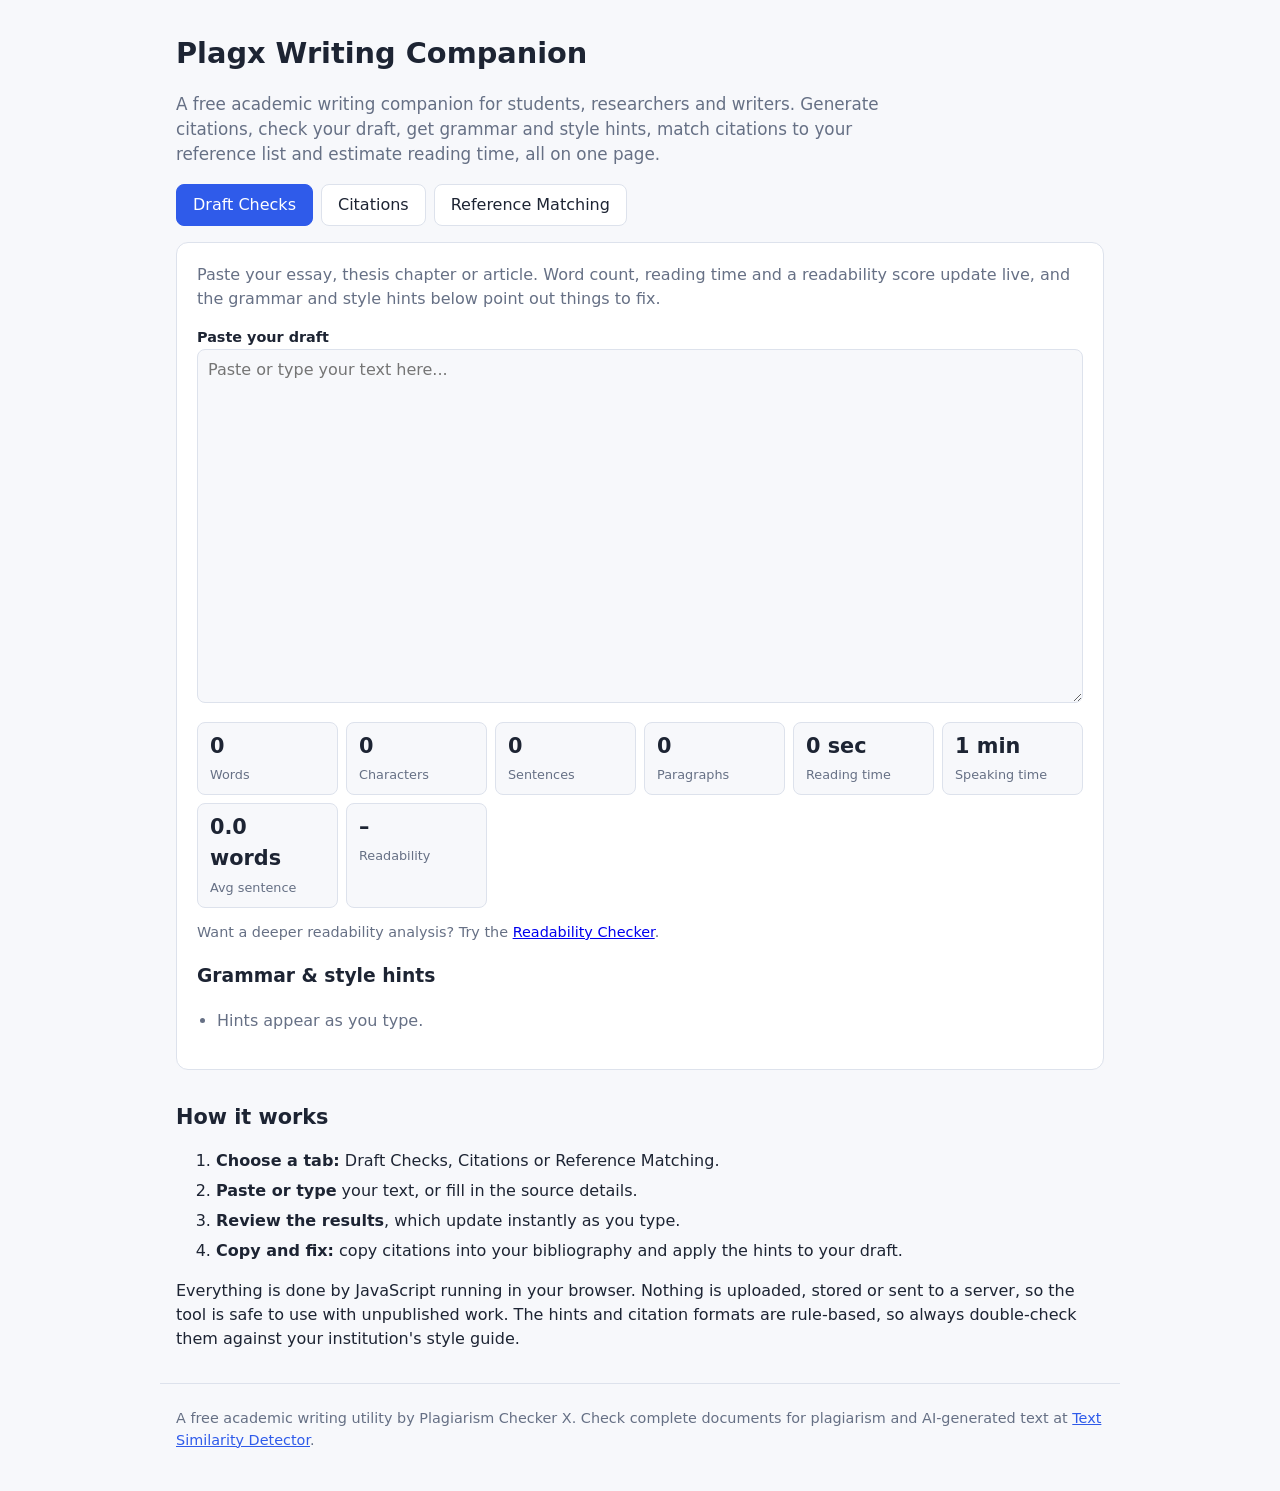
<file: index.html>
<!doctype html>
<html lang="en">
<head>
<meta charset="utf-8">
<meta name="viewport" content="width=device-width, initial-scale=1">
<title>Plagx Writing Companion – Free Citation & Draft Checker</title>
<meta name="description" content="Free browser-based academic writing companion: citation generator (APA, MLA, Chicago, Harvard), draft checks, grammar hints, reference matching and reading time. Runs entirely in your browser.">
<link rel="canonical" href="https://plagiarismcheckerx.github.io/plagx-writing-companion/">
<link rel="stylesheet" href="style.css">
</head>
<body>
<header>
  <h1>Plagx Writing Companion</h1>
  <p class="lead">A free academic writing companion for students, researchers and writers. Generate citations, check your draft, get grammar and style hints, match citations to your reference list and estimate reading time, all on one page.</p>
</header>

<nav class="tabs" role="tablist">
  <button class="tab active" data-tab="draft">Draft Checks</button>
  <button class="tab" data-tab="cite">Citations</button>
  <button class="tab" data-tab="refs">Reference Matching</button>
</nav>

<main>
  <section id="draft" class="panel active">
    <p class="intro">Paste your essay, thesis chapter or article. Word count, reading time and a readability score update live, and the grammar and style hints below point out things to fix.</p>
    <label for="draftText">Paste your draft</label>
    <textarea id="draftText" rows="14" placeholder="Paste or type your text here..."></textarea>
    <div class="stats" id="stats"></div>
    <p class="muted small">Want a deeper readability analysis? Try the <a href="https://plagiarismcheckerx.com/readability-checker?utm_source=github_pages">Readability Checker</a>.</p>
    <h3>Grammar &amp; style hints</h3>
    <ul id="hints" class="hints"><li class="muted">Hints appear as you type.</li></ul>
  </section>

  <section id="cite" class="panel">
    <p class="intro">Pick a source type and a citation style, then fill in the details. Your formatted reference appears instantly and is ready to copy into your bibliography.</p>
    <div class="grid">
      <label>Source type
        <select id="cType"><option value="book">Book</option><option value="journal">Journal article</option><option value="web">Website</option></select>
      </label>
      <label>Style
        <select id="cStyle"><option>APA</option><option>MLA</option><option>Chicago</option><option>Harvard</option></select>
      </label>
      <label>Authors (Last, First; Last, First)<input id="cAuthors" placeholder="Smith, John; Doe, Jane"></label>
      <label>Title<input id="cTitle"></label>
      <label>Year<input id="cYear" inputmode="numeric"></label>
      <label class="j b">Publisher<input id="cPublisher"></label>
      <label class="j">Journal<input id="cJournal"></label>
      <label class="j">Volume(Issue)<input id="cVolume" placeholder="12(3)"></label>
      <label class="j">Pages<input id="cPages" placeholder="45-67"></label>
      <label class="w">Website name<input id="cSite"></label>
      <label class="w j">URL / DOI<input id="cUrl"></label>
      <label class="w">Accessed date<input id="cAccessed" type="date"></label>
    </div>
    <div class="output"><p id="cOut" class="muted">Fill in the fields to generate a citation.</p>
      <button id="cCopy" type="button">Copy</button></div>
  </section>

  <section id="refs" class="panel">
    <p class="intro">Paste your body text on the left and your reference list on the right, one reference per line. The tool finds author–year citations such as (Smith, 2020), (Lee &amp; Khan, 2019; Ali et al., 2021) or Smith (2020), then shows which citations are missing from your list and which references are never cited.</p>
    <div class="grid two">
      <label>Body text<textarea id="rBody" rows="12"></textarea></label>
      <label>Reference list (one per line)<textarea id="rList" rows="12"></textarea></label>
    </div>
    <div id="rOut"></div>
  </section>

  <section class="about">

    <h2>How it works</h2>
    <ol class="steps">
      <li><b>Choose a tab:</b> Draft Checks, Citations or Reference Matching.</li>
      <li><b>Paste or type</b> your text, or fill in the source details.</li>
      <li><b>Review the results</b>, which update instantly as you type.</li>
      <li><b>Copy and fix:</b> copy citations into your bibliography and apply the hints to your draft.</li>
    </ol>
    <p>Everything is done by JavaScript running in your browser. Nothing is uploaded, stored or sent to a server, so the tool is safe to use with unpublished work. The hints and citation formats are rule-based, so always double-check them against your institution's style guide.</p>

  </section>
</main>

<footer>
  A free academic writing utility by Plagiarism Checker X.
  Check complete documents for plagiarism and AI-generated text at
  <a href="https://plagiarismcheckerx.com/?utm_source=github_pages">Text Similarity Detector</a>.
</footer>
<script src="app.js"></script>
</body>
</html>
</file>
<file: style.css>
:root{--bg:#f7f8fb;--card:#fff;--text:#1d2433;--muted:#667085;--accent:#2f5bea;--border:#dde2ec;--warn:#b54708;--ok:#067647;--bad:#b42318}
@media (prefers-color-scheme:dark){:root{--bg:#12151c;--card:#1b202a;--text:#e6e9ef;--muted:#98a2b3;--accent:#7c9bff;--border:#2c3340;--warn:#f79009;--ok:#32d583;--bad:#f97066}}
*{box-sizing:border-box}
body{margin:0;font:16px/1.5 system-ui,-apple-system,Segoe UI,Roboto,sans-serif;background:var(--bg);color:var(--text)}
header,main,footer,.tabs{max-width:960px;margin:0 auto;padding:0 16px}
header{padding-top:32px}
h1{margin:0 0 4px;font-size:1.8rem}
header p,.muted{color:var(--muted)}
.tabs{display:flex;gap:8px;margin-top:16px;flex-wrap:wrap}
.tab{border:1px solid var(--border);background:var(--card);color:var(--text);padding:8px 16px;border-radius:8px;cursor:pointer;font:inherit}
.tab.active{background:var(--accent);color:#fff;border-color:var(--accent)}
.panel{display:none;background:var(--card);border:1px solid var(--border);border-radius:12px;padding:20px;margin:16px 0}
.panel.active{display:block}
label{display:flex;flex-direction:column;gap:4px;font-weight:600;font-size:.9rem}
textarea,input,select{font:inherit;padding:8px 10px;border:1px solid var(--border);border-radius:8px;background:var(--bg);color:var(--text);width:100%;font-weight:400}
textarea{resize:vertical}
.grid{display:grid;grid-template-columns:repeat(auto-fit,minmax(220px,1fr));gap:12px}
.grid.two{grid-template-columns:repeat(auto-fit,minmax(280px,1fr))}
.stats{display:grid;grid-template-columns:repeat(auto-fit,minmax(130px,1fr));gap:8px;margin:12px 0}
.stat{background:var(--bg);border:1px solid var(--border);border-radius:8px;padding:8px 12px}
.stat b{display:block;font-size:1.3rem}
.stat span{color:var(--muted);font-size:.8rem}
.hints{padding-left:20px}
.hints li{margin:4px 0}
.hints .tag{font-size:.75rem;color:var(--warn);font-weight:600;margin-right:6px;text-transform:uppercase}
.output{display:flex;gap:12px;align-items:flex-start;margin-top:16px;padding:12px;background:var(--bg);border-radius:8px}
.output p{flex:1;margin:0}
button#cCopy{border:0;background:var(--accent);color:#fff;padding:8px 14px;border-radius:8px;cursor:pointer;font:inherit}
.ok{color:var(--ok)}.bad{color:var(--bad)}
footer{padding:24px 16px 40px;color:var(--muted);font-size:.9rem;border-top:1px solid var(--border);margin-top:24px}
footer a{color:var(--accent)}
footer small{display:block;margin-top:4px}
.small{font-size:.9rem}
.lead{font-size:1.05rem;max-width:760px}
.pills{list-style:none;padding:0;margin:12px 0 0;display:flex;flex-wrap:wrap;gap:8px}
.pills li{background:var(--card);border:1px solid var(--border);border-radius:999px;padding:4px 12px;font-size:.85rem}
.intro{margin-top:0;color:var(--muted)}
.about{margin:32px 0}
.about h2{font-size:1.3rem;margin:28px 0 12px}
.cards{display:grid;grid-template-columns:repeat(auto-fit,minmax(210px,1fr));gap:12px}
.card{background:var(--card);border:1px solid var(--border);border-radius:12px;padding:16px}
.card h3{margin:0 0 6px;font-size:1rem}
.card p{margin:0;color:var(--muted);font-size:.92rem}
.steps li{margin:6px 0}
details{background:var(--card);border:1px solid var(--border);border-radius:8px;padding:10px 14px;margin:8px 0}
summary{cursor:pointer;font-weight:600}
details p{margin:8px 0 0;color:var(--muted)}
.about a{color:var(--accent)}
</file>
